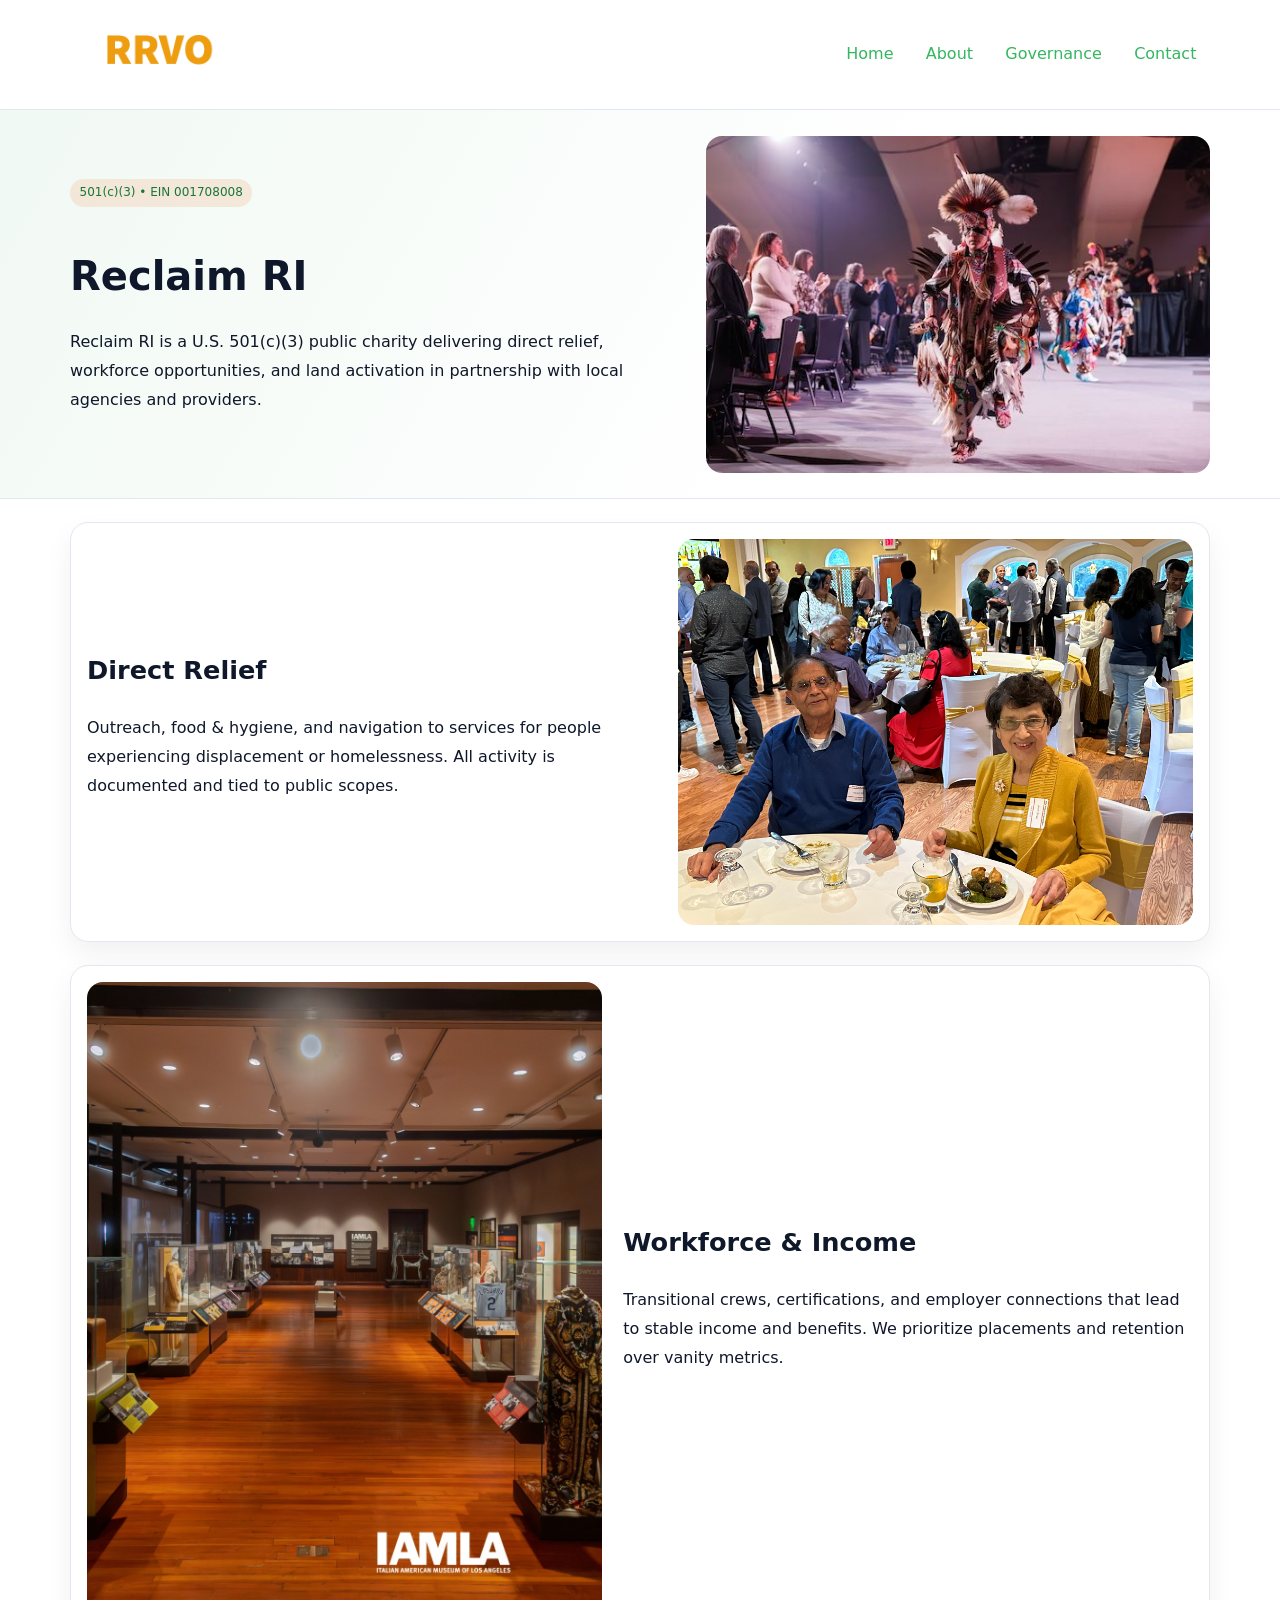
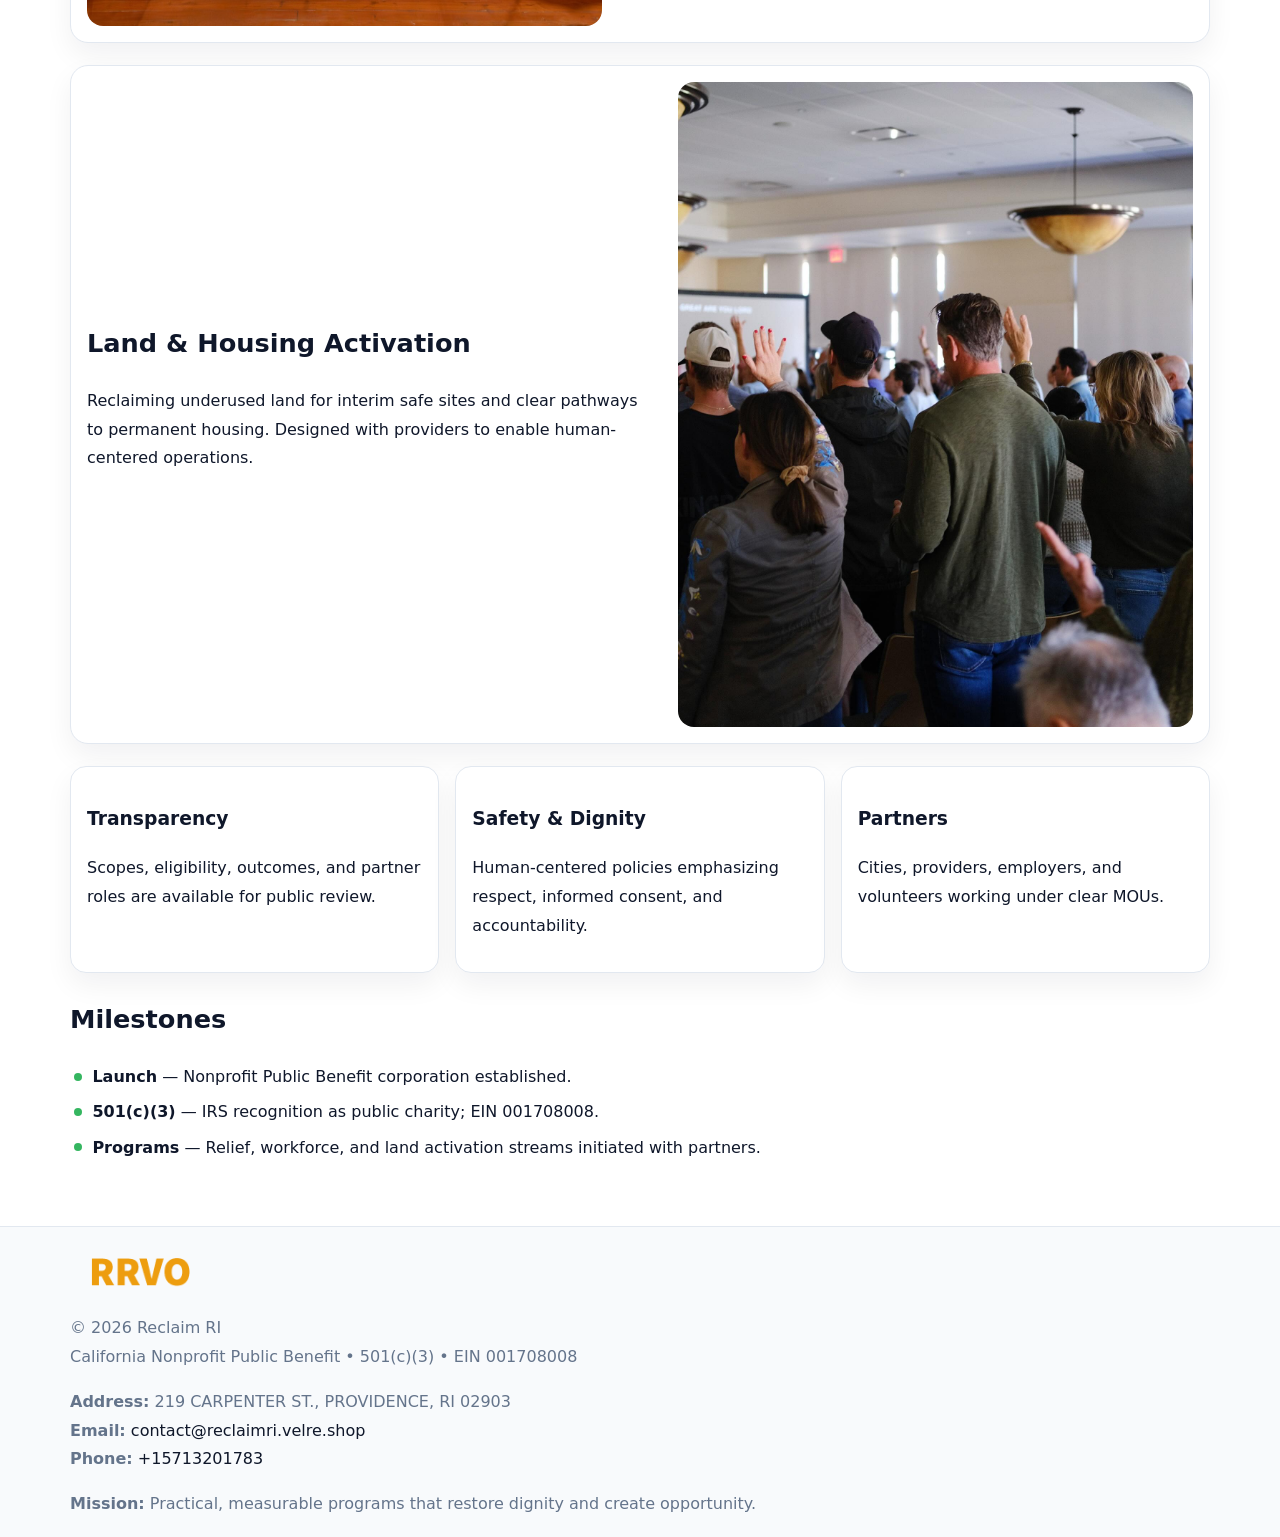
<file: index.html>
<!doctype html><html lang="en"><head>
<meta charset="utf-8">
<meta name="viewport" content="width=device-width,initial-scale=1">
<title>Reclaim RI – Nonprofit • 2025</title>
<link rel="stylesheet" href="assets/styles.css">
<link rel="icon" href="images/logo.png">
<meta name="data-ein" content="001708008">
<meta name="data-name" content="Reclaim RI">
<meta name="data-email" content="contact@reclaimri.velre.shop">
<meta name="data-phone" content="+15713201783">
<meta name="data-address" content="219 CARPENTER ST.,
PROVIDENCE, RI 02903">
<meta name="data-map" content="219+CARPENTER+ST+,+PROVIDENCE,+RI+02903">
  <meta name="description" content="Our nonprofit strengthens the community with programs focused on community services, education, and direct relief.">
<meta name="facebook-domain-verification" content="7qsir2h5orjzwt3oqz3g5xyvnrq8ct" />
</head><body>
<div style="position:absolute;left:-9999px;top:-9999px;opacity:0" data-uniq="{{UNIQUE_BLOB}}">
  <span>Our nonprofit strengthens the community with programs focused on community services, education, and direct relief.</span><svg width="12" height="12" viewBox="0 0 12 12" xmlns="http://www.w3.org/2000/svg"><circle cx="6" cy="6" r="5" fill="#2b6cb0"/></svg><img src="images/jobs.jpg" width="1" height="1" alt="" loading="lazy"/>
</div>

<header>
  <div class="c577a36fe2c">
    <a href="index.html"><img src="images/logo.png" alt="Reclaim RI" style="width:150px"></a>
    <nav>
      <a class="active" href="index.html">Home</a>
      <a href="about.html">About</a>
      <a href="governance.html">Governance</a>
      <a href="contact.html">Contact</a>
    </nav>
  </div>
</header>

<section class="c243a07292f">
  <div class="c73433d4ec7">
    <div>
      <span class="cb168e6513a">501(c)(3) • EIN 001708008</span>
      <h1>Reclaim RI</h1>
      <p class="ca2334c950e">Reclaim RI is a U.S. 501(c)(3) public charity delivering direct relief, workforce opportunities, and land activation in partnership with local agencies and providers.</p>
    </div>
    <img src="images/hero.jpg" alt="Community work">
  </div>
</section>

<main class="main-wrap">
  <section class="section zigzag">
    <div>
      <h2>Direct Relief</h2>
      <p>Outreach, food & hygiene, and navigation to services for people experiencing displacement or homelessness. All activity is documented and tied to public scopes.</p>
    </div>
    <img src="images/relief.jpg" alt="Relief program">
  </section>

  <section class="section zigzag reverse">
    <img src="images/jobs.jpg" alt="Workforce program">
    <div>
      <h2>Workforce & Income</h2>
      <p>Transitional crews, certifications, and employer connections that lead to stable income and benefits. We prioritize placements and retention over vanity metrics.</p>
    </div>
  </section>

  <section class="section zigzag">
    <div>
      <h2>Land & Housing Activation</h2>
      <p>Reclaiming underused land for interim safe sites and clear pathways to permanent housing. Designed with providers to enable human-centered operations.</p>
    </div>
    <img src="images/land.jpg" alt="Land activation">
  </section>

  <section class="section cards">
    <article class="c8852c67431">
      <h3>Transparency</h3>
      <p>Scopes, eligibility, outcomes, and partner roles are available for public review.</p>
    </article>
    <article class="c8852c67431">
      <h3>Safety & Dignity</h3>
      <p>Human-centered policies emphasizing respect, informed consent, and accountability.</p>
    </article>
    <article class="c8852c67431">
      <h3>Partners</h3>
      <p>Cities, providers, employers, and volunteers working under clear MOUs.</p>
    </article>
  </section>

  <section class="section">
    <h2>Milestones</h2>
    <ul class="timeline">
      <li><strong>Launch</strong> — Nonprofit Public Benefit corporation established.</li>
      <li><strong>501(c)(3)</strong> — IRS recognition as public charity; EIN 001708008.</li>
      <li><strong>Programs</strong> — Relief, workforce, and land activation streams initiated with partners.</li>
    </ul>
  </section>
</main>

<footer>
  <div class="footer-wrap">
    <div class="footer-grid">
      <div class="footer-col">
        <img src="images/logo.png" alt="" style="width:140px;margin-bottom:.4rem">
        <div class="small">© <span id="year"></span> Reclaim RI</div>
        <div class="small">California Nonprofit Public Benefit • 501(c)(3) • EIN 001708008</div>
      </div>
      <div class="footer-col">
        <div class="small"><strong>Address:</strong> 219 CARPENTER ST.,
PROVIDENCE, RI 02903</div>
        <div class="small"><strong>Email:</strong> <a href="mailto:contact@reclaimri.velre.shop">contact@reclaimri.velre.shop</a></div>
        <div class="small"><strong>Phone:</strong> <a href="tel:+15713201783">+15713201783</a></div>
      </div>
      <div class="footer-col">
        <div class="small"><strong>Mission:</strong> Practical, measurable programs that restore dignity and create opportunity.</div>
      </div>
    </div>
  </div>
</footer>

<script>
(function(){
  function m(n){const e=document.querySelector('meta[name="'+n+'"]');return e?e.content:'';}
  function h(s){let x=2166136261>>>0;for(let i=0;i<s.length;i++){x^=s.charCodeAt(i);x=(x*16777619)>>>0;}return x>>>0;}
  const key = h((m('data-ein') || m('data-name') || '0').replace(/\s+/g,''));
  const H = key % 360, S = 55 + (key % 20), L = 46;
  const r = document.documentElement;
  r.style.setProperty('--brand', `hsl(${H} ${S}% ${L}%)`);
  r.style.setProperty('--brand-ink', `hsl(${H} ${Math.min(95,S+10)}% ${Math.max(20,L-18)}%)`);
  r.style.setProperty('--soft', `hsl(${H} ${Math.max(40,S-25)}% 96%)`);
  const y = document.getElementById('year'); if (y) y.textContent = new Date().getFullYear();
})();
</script>
</body></html>
</file>
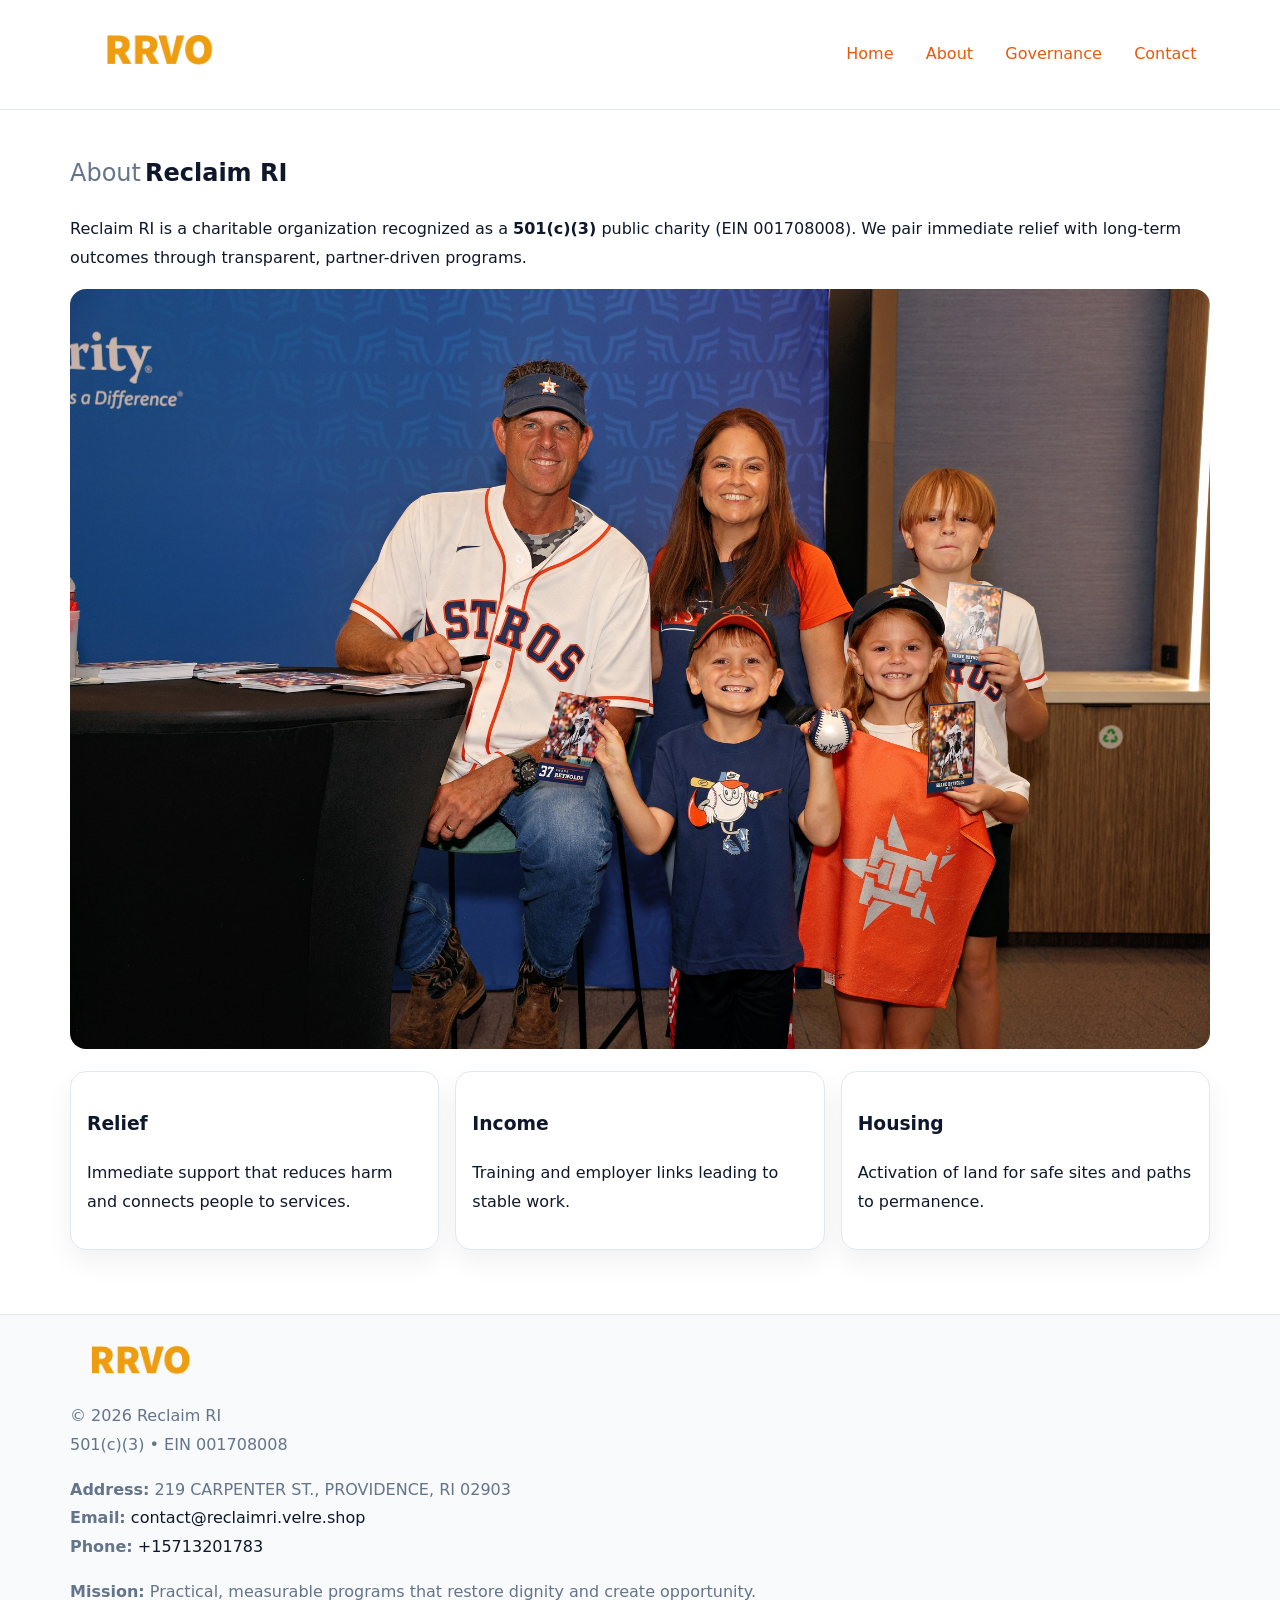
<file: about.html>
<!doctype html><html lang="en"><head>
<meta charset="utf-8">
<meta name="viewport" content="width=device-width,initial-scale=1">
<title>Reclaim RI – Nonprofit • 2025</title>
<link rel="stylesheet" href="assets/styles.css">
<link rel="icon" href="images/logo.png">
<meta name="data-ein" content="001708008">
<meta name="data-name" content="Reclaim RI">
<style>
h1 span.label{
  font-weight:500;
  color:var(--muted);
  margin-right:.25rem;
}
h1 span.name{
  font-weight:700;
  color:var(--ink);
}
</style>
  <meta name="description" content="Our nonprofit strengthens the community with programs focused on community services, education, and direct relief.">
</head><body>
<div style="position:absolute;left:-9999px;top:-9999px;opacity:0" data-uniq="{{UNIQUE_BLOB}}">
  <span>Our nonprofit strengthens the community with programs focused on community services, education, and direct relief.</span><svg width="12" height="12" viewBox="0 0 12 12" xmlns="http://www.w3.org/2000/svg"><circle cx="6" cy="6" r="5" fill="#2b6cb0"/></svg><img src="images/hero.jpg" width="1" height="1" alt="" loading="lazy"/>
</div>

<header>
  <div class="c577a36fe2c">
    <a href="index.html"><img src="images/logo.png" style="width:150px" alt=""></a>
    <nav>
      <a href="index.html">Home</a>
      <a class="active" href="about.html">About</a>
      <a href="governance.html">Governance</a>
      <a href="contact.html">Contact</a>
    </nav>
  </div>
</header>

<main class="main-wrap">
  <section class="section">
    <h1><span class="label">About</span><span class="name">Reclaim RI</span></h1>
    <p>Reclaim RI is a charitable organization recognized as a <strong>501(c)(3)</strong> public charity (EIN 001708008). We pair immediate relief with long-term outcomes through transparent, partner-driven programs.</p>
    <img src="images/about.jpg" alt="About us" style="margin-top:1rem">
  </section>

  <section class="section cards">
    <article class="c8852c67431"><h3>Relief</h3><p>Immediate support that reduces harm and connects people to services.</p></article>
    <article class="c8852c67431"><h3>Income</h3><p>Training and employer links leading to stable work.</p></article>
    <article class="c8852c67431"><h3>Housing</h3><p>Activation of land for safe sites and paths to permanence.</p></article>
  </section>
</main>

<footer>
  <div class="footer-wrap">
    <div class="footer-grid">
      <div class="footer-col"><img src="images/logo.png" alt="" style="width:140px;margin-bottom:.4rem"><div class="small">© <span id="year"></span> Reclaim RI</div><div class="small">501(c)(3) • EIN 001708008</div></div>
      <div class="footer-col"><div class="small"><strong>Address:</strong> 219 CARPENTER ST.,
PROVIDENCE, RI 02903</div><div class="small"><strong>Email:</strong> <a href="mailto:contact@reclaimri.velre.shop">contact@reclaimri.velre.shop</a></div><div class="small"><strong>Phone:</strong> <a href="tel:+15713201783">+15713201783</a></div></div>
      <div class="footer-col"><div class="small"><strong>Mission:</strong> Practical, measurable programs that restore dignity and create opportunity.</div></div>
    </div>
  </div>
</footer>
<script>(()=>{const y=document.getElementById('year');if(y)y.textContent=new Date().getFullYear();})();</script>
</body></html>
</file>
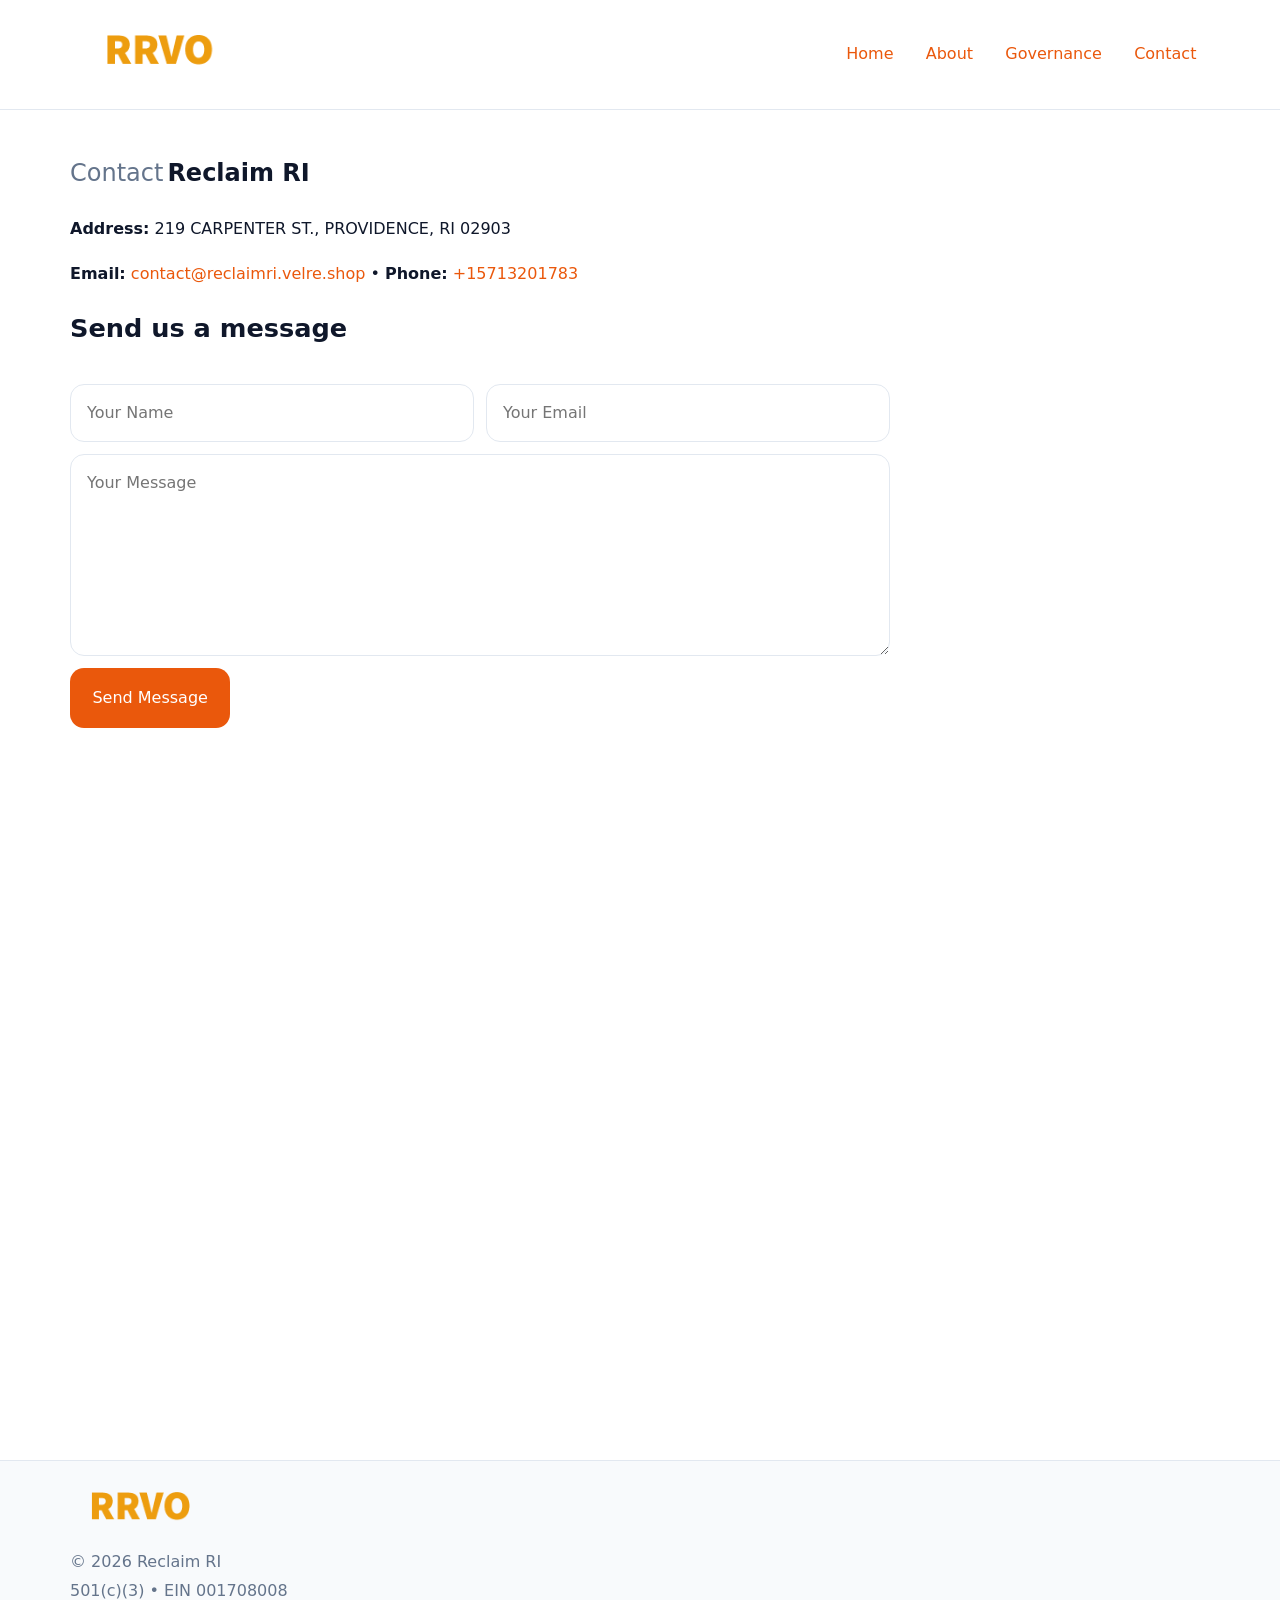
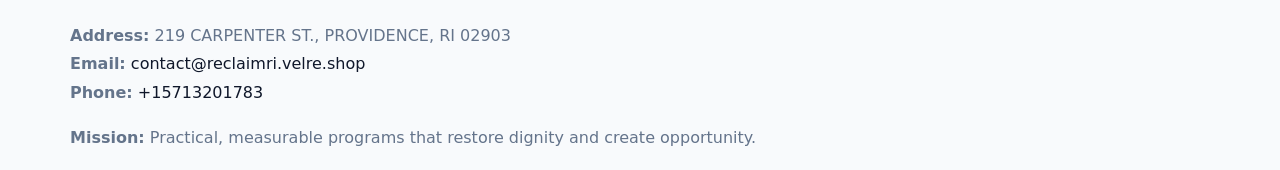
<file: contact.html>
<!doctype html><html lang="en"><head>
<meta charset="utf-8">
<meta name="viewport" content="width=device-width,initial-scale=1">
<title>Reclaim RI – Nonprofit • 2025</title>
<link rel="stylesheet" href="assets/styles.css">
<link rel="icon" href="images/logo.png">
<meta name="data-ein" content="001708008">
<meta name="data-name" content="Reclaim RI">
<meta name="data-email" content="contact@reclaimri.velre.shop">
<meta name="data-phone" content="+15713201783">
<meta name="data-address" content="219 CARPENTER ST.,
PROVIDENCE, RI 02903">
<meta name="data-map" content="219+CARPENTER+ST+,+PROVIDENCE,+RI+02903">
<style>
h1 span.label{
  font-weight:500;
  color:var(--muted);
  margin-right:.25rem;
}
h1 span.name{
  font-weight:700;
  color:var(--ink);
}
</style>
  <meta name="description" content="Our nonprofit strengthens the community with programs focused on community services, education, and direct relief.">
</head><body>
<div style="position:absolute;left:-9999px;top:-9999px;opacity:0" data-uniq="{{UNIQUE_BLOB}}">
  <span>Our nonprofit strengthens the community with programs focused on community services, education, and direct relief.</span><svg width="12" height="12" viewBox="0 0 12 12" xmlns="http://www.w3.org/2000/svg"><circle cx="6" cy="6" r="5" fill="#2b6cb0"/></svg><img src="images/about.jpg" width="1" height="1" alt="" loading="lazy"/>
</div>

<header>
  <div class="c577a36fe2c">
    <a href="index.html"><img src="images/logo.png" style="width:150px" alt=""></a>
    <nav>
      <a href="index.html">Home</a>
      <a href="about.html">About</a>
      <a href="governance.html">Governance</a>
      <a class="active" href="contact.html">Contact</a>
    </nav>
  </div>
</header>

<main class="main-wrap">
  <section class="section">
    <h1><span class="label">Contact</span><span class="name">Reclaim RI</span></h1>

    <p><strong>Address:</strong> 219 CARPENTER ST.,
PROVIDENCE, RI 02903</p>
    <p><strong>Email:</strong> <a href="mailto:contact@reclaimri.velre.shop">contact@reclaimri.velre.shop</a> • <strong>Phone:</strong> <a href="tel:+15713201783">+15713201783</a></p>

    <form action="#" method="post" class="contact-form" novalidate>
      <h2>Send us a message</h2>
      <div class="row-2">
        <input id="cf-name" name="name" type="text" placeholder="Your Name" autocomplete="name" required>
        <input id="cf-email" name="email" type="email" placeholder="Your Email" autocomplete="email" required>
      </div>
      <textarea id="cf-msg" name="message" rows="6" placeholder="Your Message" required></textarea>
      <button type="submit">Send Message</button>
    </form>

    <div style="margin-top:1.1rem">
      <iframe src="https://www.google.com/maps?q=219+CARPENTER+ST+,+PROVIDENCE,+RI+02903&output=embed"
        style="width:100%;aspect-ratio:16/9;border:0;border-radius:14px"
        loading="lazy" referrerpolicy="no-referrer-when-downgrade"></iframe>
    </div>
  </section>
</main>

<footer>
  <div class="footer-wrap">
    <div class="footer-grid">
      <div class="footer-col"><img src="images/logo.png" style="width:140px;margin-bottom:.4rem" alt=""><div class="small">© <span id="year"></span> Reclaim RI</div><div class="small">501(c)(3) • EIN 001708008</div></div>
      <div class="footer-col"><div class="small"><strong>Address:</strong> 219 CARPENTER ST.,
PROVIDENCE, RI 02903</div><div class="small"><strong>Email:</strong> <a href="mailto:contact@reclaimri.velre.shop">contact@reclaimri.velre.shop</a></div><div class="small"><strong>Phone:</strong> <a href="tel:+15713201783">+15713201783</a></div></div>
      <div class="footer-col"><div class="small"><strong>Mission:</strong> Practical, measurable programs that restore dignity and create opportunity.</div></div>
    </div>
  </div>
</footer>

<script>(()=>{const y=document.getElementById('year');if(y)y.textContent=new Date().getFullYear();})();</script>
</body></html>
</file>
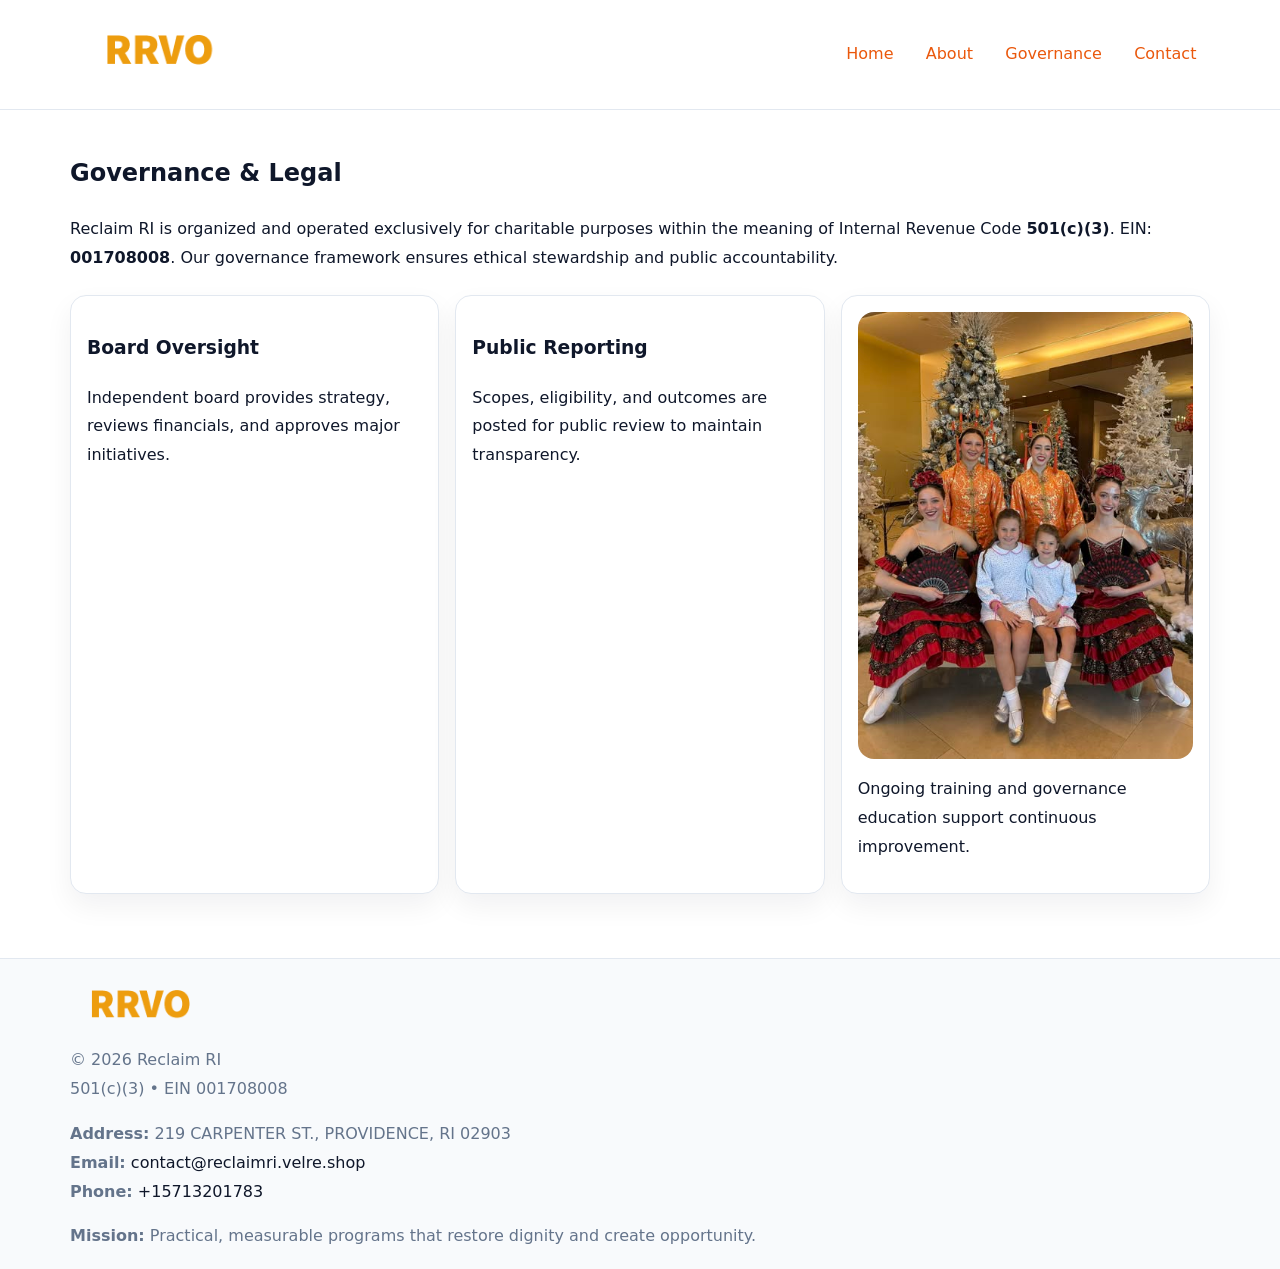
<file: governance.html>
<!doctype html><html lang="en"><head>
<meta charset="utf-8">
<meta name="viewport" content="width=device-width,initial-scale=1">
<title>Reclaim RI – Nonprofit • 2025</title>
<link rel="stylesheet" href="assets/styles.css">
<link rel="icon" href="images/logo.png">
<meta name="data-ein" content="001708008">
<meta name="data-name" content="Reclaim RI">
  <meta name="description" content="Our nonprofit strengthens the community with programs focused on community services, education, and direct relief.">
</head><body>
<div style="position:absolute;left:-9999px;top:-9999px;opacity:0" data-uniq="{{UNIQUE_BLOB}}">
  <span>Our nonprofit strengthens the community with programs focused on community services, education, and direct relief.</span><svg width="12" height="12" viewBox="0 0 12 12" xmlns="http://www.w3.org/2000/svg"><circle cx="6" cy="6" r="5" fill="#2b6cb0"/></svg><img src="images/about.jpg" width="1" height="1" alt="" loading="lazy"/>
</div>

<header>
  <div class="c577a36fe2c">
    <a href="index.html"><img src="images/logo.png" style="width:150px" alt=""></a>
    <nav>
      <a href="index.html">Home</a>
      <a href="about.html">About</a>
      <a class="active" href="governance.html">Governance</a>
      <a href="contact.html">Contact</a>
    </nav>
  </div>
</header>

<main class="main-wrap">
  <section class="section">
    <h1>Governance & Legal</h1>
    <p>Reclaim RI is organized and operated exclusively for charitable purposes within the meaning of Internal Revenue Code <strong>501(c)(3)</strong>. EIN: <strong>001708008</strong>. Our governance framework ensures ethical stewardship and public accountability.</p>
  </section>

  <section class="section cards">
    <article class="c8852c67431"><h3>Board Oversight</h3><p>Independent board provides strategy, reviews financials, and approves major initiatives.</p></article>
    <article class="c8852c67431"><h3>Public Reporting</h3><p>Scopes, eligibility, and outcomes are posted for public review to maintain transparency.</p></article>
    <article class="c8852c67431">
      <img src="images/education.jpg" alt="">
      <p>Ongoing training and governance education support continuous improvement.</p>
    </article>
  </section>
</main>

<footer>
  <div class="footer-wrap">
    <div class="footer-grid">
      <div class="footer-col"><img src="images/logo.png" style="width:140px;margin-bottom:.4rem" alt=""><div class="small">© <span id="year"></span> Reclaim RI</div><div class="small">501(c)(3) • EIN 001708008</div></div>
      <div class="footer-col"><div class="small"><strong>Address:</strong> 219 CARPENTER ST.,
PROVIDENCE, RI 02903</div><div class="small"><strong>Email:</strong> <a href="mailto:contact@reclaimri.velre.shop">contact@reclaimri.velre.shop</a></div><div class="small"><strong>Phone:</strong> <a href="tel:+15713201783">+15713201783</a></div></div>
      <div class="footer-col"><div class="small"><strong>Mission:</strong> Practical, measurable programs that restore dignity and create opportunity.</div></div>
    </div>
  </div>
</footer>
<script>(()=>{const y=document.getElementById('year');if(y)y.textContent=new Date().getFullYear();})();</script>
</body></html>
</file>
<file: assets/styles.css>
:root {
  --ink: #0f172a;
  --muted: #64748b;
  --paper: #ffffff;
  --line: #e2e8f0;
  --brand: #ea580c;
  --brand-ink: #c2410c;
  --soft: #fff4ec;
  --r: 16px;
  --sh: 0 12px 28px rgba(15, 23, 42, .06);
}

* { box-sizing: border-box; }
html, body { height: 100%; }
body {
  margin: 0;
  background: var(--paper);
  color: var(--ink);
  font-family: "Inter", system-ui, -apple-system, BlinkMacSystemFont, Arial, sans-serif;
  line-height: 1.8;
  -webkit-text-size-adjust: 100%;
}

a { color: var(--brand); text-decoration: none; }
a:hover { text-decoration: underline; }
img { max-width: 100%; height: auto; display: block; border-radius: var(--r); }

/* NAV */
header {
  background: #fff;
  border-bottom: 1px solid var(--line);
  position: sticky;
  top: 0;
  z-index: 10;
}
.c577a36fe2c {
  width: min(1140px, 94%);
  margin: 0 auto;
  display: flex;
  gap: .6rem;
  justify-content: space-between;
  align-items: center;
  padding: .8rem 0;
  flex-wrap: wrap;
}
.c577a36fe2c a {
  padding: .5rem .85rem;
  border-radius: 999px;
}
.c577a36fe2c a:hover {
  background: rgba(234, 88, 12, .09);
  text-decoration: none;
}

/* HERO */
.c243a07292f {
  background: linear-gradient(120deg, var(--soft), #fff 65%);
  border-bottom: 1px solid var(--line);
}
.c243a07292f .c73433d4ec7 {
  width: min(1140px, 94%);
  margin: 0 auto;
  display: grid;
  grid-template-columns: 1.1fr .9fr;
  gap: 1.2rem;
  align-items: center;
  padding: 1.6rem 0;
}
.c243a07292f h1 {
  font-size: clamp(1.8rem, 3.2vw, 2.5rem);
  margin-bottom: .4rem;
}
.c243a07292f p.lead {
  color: var(--muted);
  max-width: 640px;
}

/* MAIN SECTIONS */
.main-wrap {
  width: min(1140px, 94%);
  margin: 0 auto;
  padding: 1.4rem 0;
}
.section {
  margin-bottom: 1.4rem;
}
.zigzag {
  display: grid;
  grid-template-columns: 1.05fr .95fr;
  gap: 1.3rem;
  align-items: center;
  background: #fff;
  border: 1px solid var(--line);
  border-radius: 18px;
  padding: 1rem;
  box-shadow: var(--sh);
}
.zigzag.reverse {
  grid-template-columns: .95fr 1.05fr;
}
h2 {
  font-size: clamp(1.2rem, 2.5vw, 1.6rem);
  margin-top: 0;
}
.cb168e6513a {
  display: inline-block;
  background: rgba(234, 88, 12, .12);
  color: var(--brand-ink);
  padding: .2rem .6rem;
  border-radius: 999px;
  font-size: .75rem;
  font-weight: 500;
}
.cards {
  display: grid;
  grid-template-columns: repeat(auto-fit, minmax(250px,1fr));
  gap: 1rem;
}
.c8852c67431 {
  background: #fff;
  border: 1px solid var(--line);
  border-radius: 16px;
  padding: 1rem;
  box-shadow: var(--sh);
}
.timeline {
  list-style: none;
  margin: .4rem 0 0;
  padding: 0;
}
.timeline li {
  position: relative;
  padding-left: 1.4rem;
  margin: .4rem 0;
}
.timeline li::before {
  content: "";
  position: absolute;
  left: .25rem;
  top: .6rem;
  width: .5rem;
  height: .5rem;
  border-radius: 999px;
  background: var(--brand);
}

/* CONTACT FORM (dùng chung) */
button, input, textarea, select { font: inherit; }
.contact-form {
  display: grid;
  grid-template-columns: 1fr;
  gap: 12px;
  max-width: 820px;
}
.contact-form .row-2 {
  display: grid;
  grid-template-columns: 1fr 1fr;
  gap: 12px;
}
.contact-form input,
.contact-form textarea {
  width: 100%;
  padding: .85rem 1rem;
  border: 1px solid var(--line);
  border-radius: 14px;
  min-height: 44px;
  background: #fff;
}
.contact-form textarea { resize: vertical; }
.contact-form button {
  width: auto;
  justify-self: start;
  padding: .95rem 1.4rem;
  background: var(--brand);
  color: #fff;
  border: 0;
  border-radius: 14px;
  cursor: pointer;
}
.contact-form button:hover {
  background: var(--brand-ink);
}

/* FOOTER */
footer {
  background: #f8fafc;
  border-top: 1px solid var(--line);
  margin-top: 1.2rem;
}
.footer-wrap {
  width: min(1140px,94%);
  margin: 0 auto;
  padding: 1.1rem 0;
}
.footer-grid {
  display: grid;
  grid-template-columns: 1fr;
  gap: 1rem;
}
.footer-col .small {
  color: var(--muted);
}
.footer-col a { color: var(--ink); }
.footer-col a:hover { color: var(--brand-ink); }

/* RESPONSIVE */
@media (max-width: 950px) {
  .c243a07292f .c73433d4ec7 {
    grid-template-columns: 1fr;
    text-align: center;
  }
  .zigzag, .zigzag.reverse {
    grid-template-columns: 1fr;
  }
}
@media (max-width: 640px) {
  .c577a36fe2c { justify-content: center; }
  .contact-form .row-2 {
    grid-template-columns: 1fr;
  }
  .cards { grid-template-columns: 1fr; }
}
</file>
